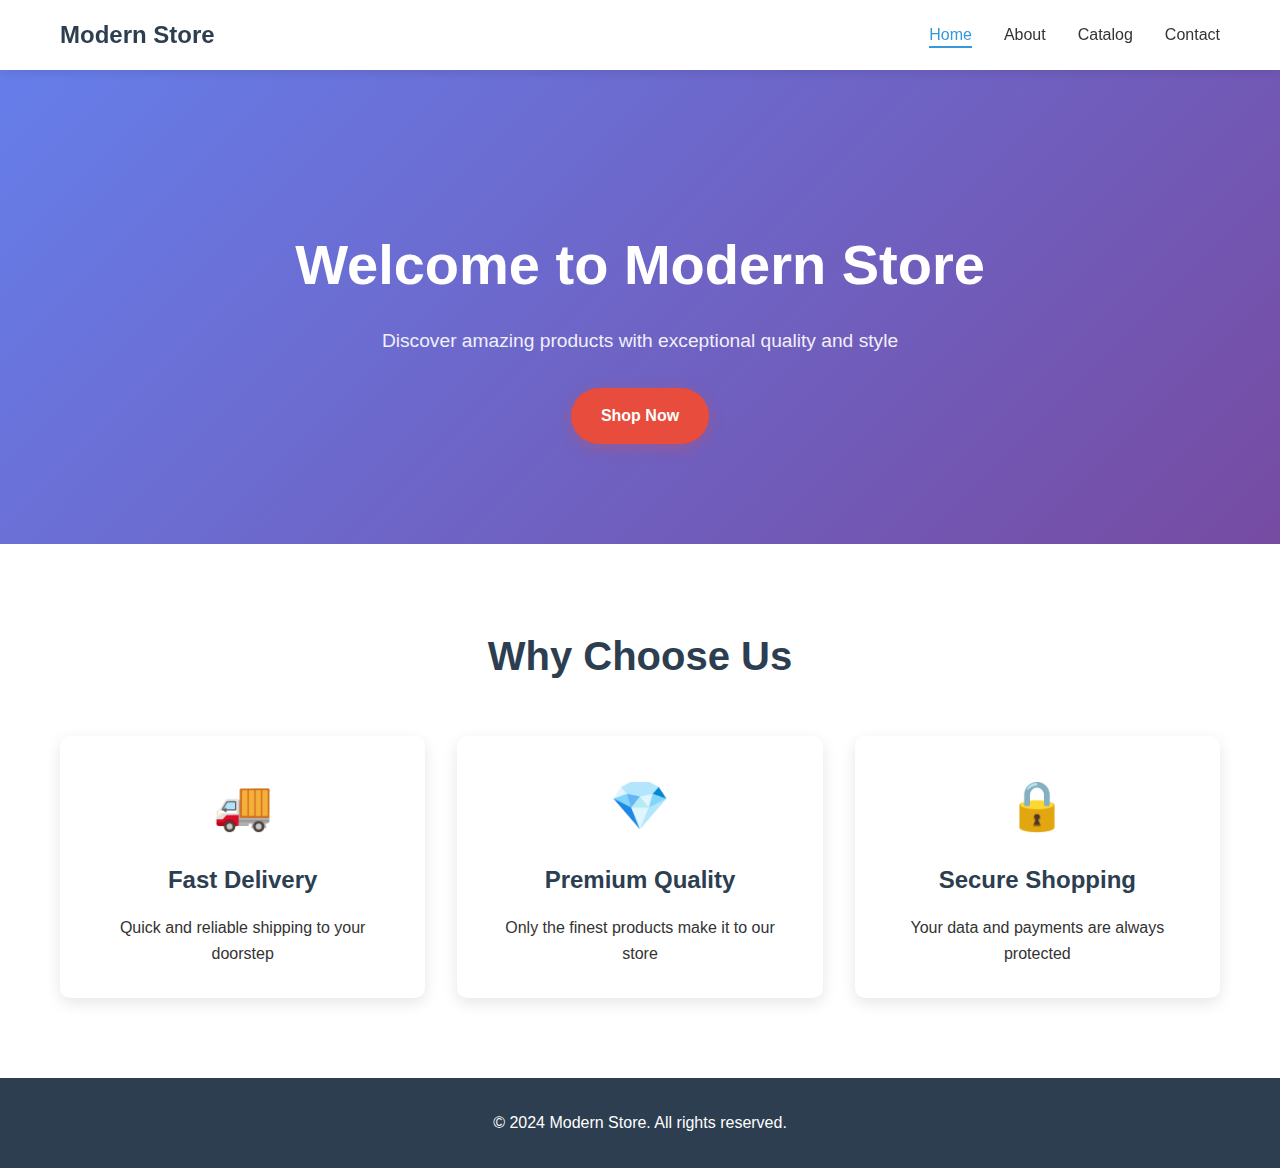
<file: index.html>
<!DOCTYPE html>
<html lang="en">
<head>
    <meta charset="UTF-8">
    <meta name="viewport" content="width=device-width, initial-scale=1.0">
    <title>Home - Modern Store</title>
    <link rel="stylesheet" href="styles.css">
</head>
<body>
    <header>
        <nav class="navbar">
            <div class="nav-container">
                <div class="logo">
                    <h2>Modern Store</h2>
                </div>
                <ul class="nav-menu">
                    <li class="nav-item">
                        <a href="index.html" class="nav-link active">Home</a>
                    </li>
                    <li class="nav-item">
                        <a href="about.html" class="nav-link">About</a>
                    </li>
                    <li class="nav-item">
                        <a href="catalog.html" class="nav-link">Catalog</a>
                    </li>
                    <li class="nav-item">
                        <a href="contact.html" class="nav-link">Contact</a>
                    </li>
                </ul>
                <div class="hamburger">
                    <span class="bar"></span>
                    <span class="bar"></span>
                    <span class="bar"></span>
                </div>
            </div>
        </nav>
    </header>

    <main>
        <section class="hero">
            <div class="hero-content">
                <h1>Welcome to Modern Store</h1>
                <p>Discover amazing products with exceptional quality and style</p>
                <a href="catalog.html" class="cta-button">Shop Now</a>
            </div>
        </section>

        <section class="features">
            <div class="container">
                <h2>Why Choose Us</h2>
                <div class="features-grid">
                    <div class="feature-card">
                        <div class="feature-icon">🚚</div>
                        <h3>Fast Delivery</h3>
                        <p>Quick and reliable shipping to your doorstep</p>
                    </div>
                    <div class="feature-card">
                        <div class="feature-icon">💎</div>
                        <h3>Premium Quality</h3>
                        <p>Only the finest products make it to our store</p>
                    </div>
                    <div class="feature-card">
                        <div class="feature-icon">🔒</div>
                        <h3>Secure Shopping</h3>
                        <p>Your data and payments are always protected</p>
                    </div>
                </div>
            </div>
        </section>
    </main>

    <footer>
        <div class="container">
            <p>&copy; 2024 Modern Store. All rights reserved.</p>
        </div>
    </footer>

    <script src="script.js"></script>
</body>
</html>
</file>
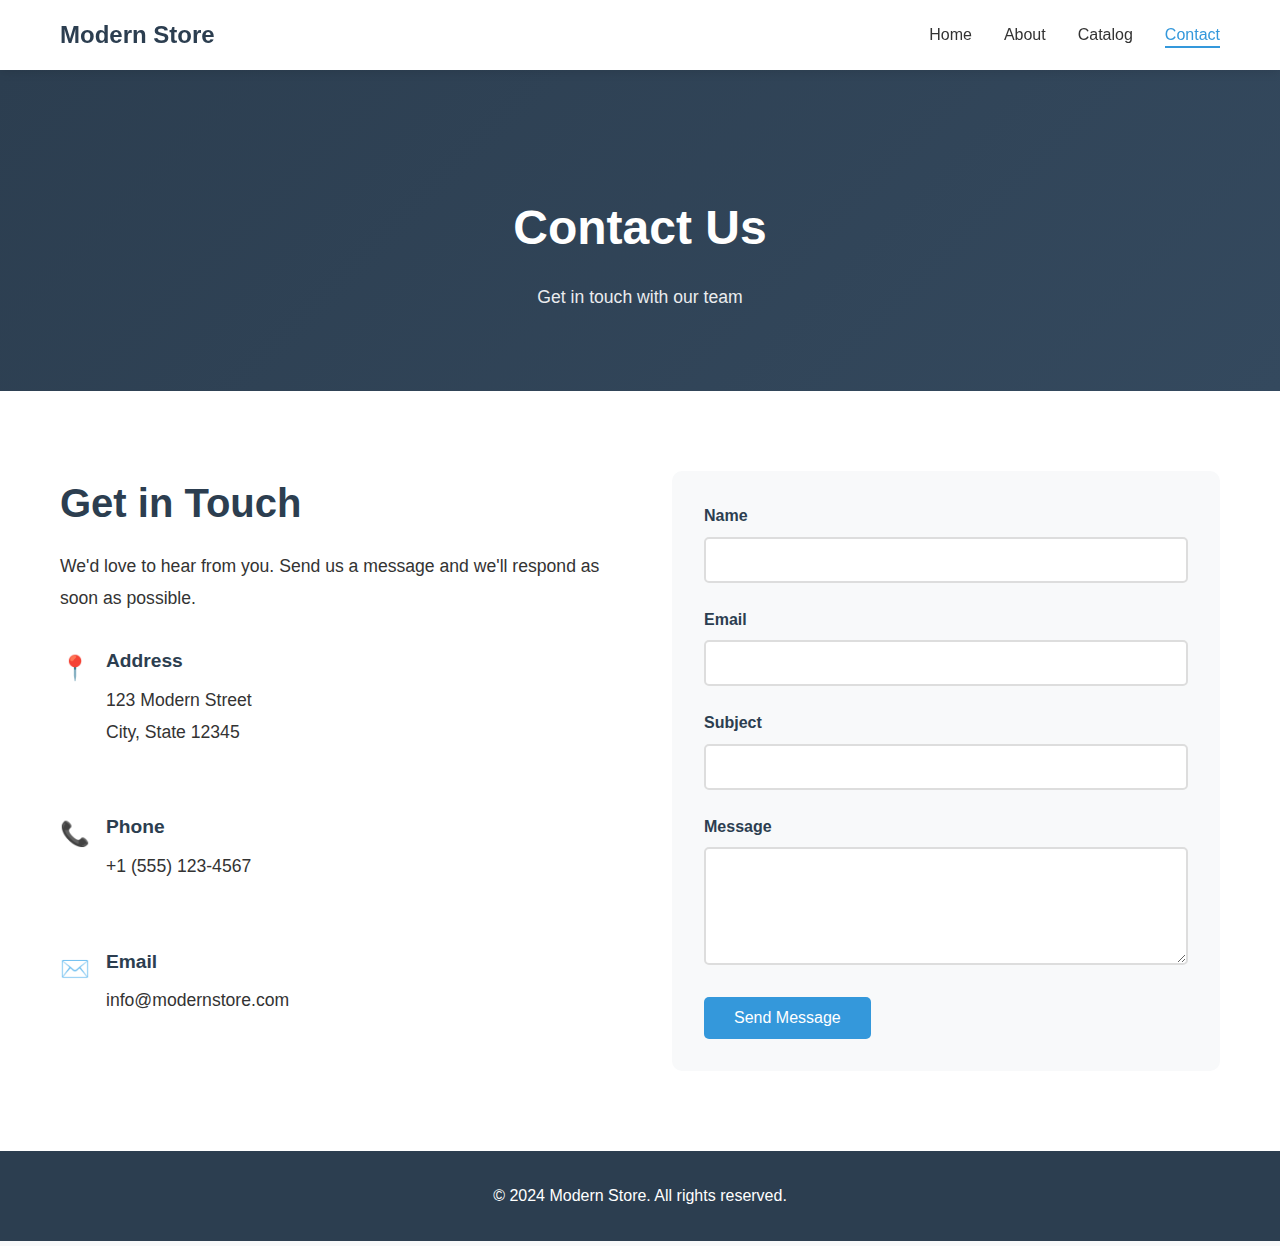
<file: contact.html>
<!DOCTYPE html>
<html lang="en">
<head>
    <meta charset="UTF-8">
    <meta name="viewport" content="width=device-width, initial-scale=1.0">
    <title>Contact - Modern Store</title>
    <link rel="stylesheet" href="styles.css">
</head>
<body>
    <header>
        <nav class="navbar">
            <div class="nav-container">
                <div class="logo">
                    <h2>Modern Store</h2>
                </div>
                <ul class="nav-menu">
                    <li class="nav-item">
                        <a href="index.html" class="nav-link">Home</a>
                    </li>
                    <li class="nav-item">
                        <a href="about.html" class="nav-link">About</a>
                    </li>
                    <li class="nav-item">
                        <a href="catalog.html" class="nav-link">Catalog</a>
                    </li>
                    <li class="nav-item">
                        <a href="contact.html" class="nav-link active">Contact</a>
                    </li>
                </ul>
                <div class="hamburger">
                    <span class="bar"></span>
                    <span class="bar"></span>
                    <span class="bar"></span>
                </div>
            </div>
        </nav>
    </header>

    <main>
        <section class="page-header">
            <div class="container">
                <h1>Contact Us</h1>
                <p>Get in touch with our team</p>
            </div>
        </section>

        <section class="contact-content">
            <div class="container">
                <div class="contact-grid">
                    <div class="contact-info">
                        <h2>Get in Touch</h2>
                        <p>We'd love to hear from you. Send us a message and we'll respond as soon as possible.</p>
                        
                        <div class="contact-details">
                            <div class="contact-item">
                                <div class="contact-icon">📍</div>
                                <div>
                                    <h3>Address</h3>
                                    <p>123 Modern Street<br>City, State 12345</p>
                                </div>
                            </div>
                            
                            <div class="contact-item">
                                <div class="contact-icon">📞</div>
                                <div>
                                    <h3>Phone</h3>
                                    <p>+1 (555) 123-4567</p>
                                </div>
                            </div>
                            
                            <div class="contact-item">
                                <div class="contact-icon">✉️</div>
                                <div>
                                    <h3>Email</h3>
                                    <p>info@modernstore.com</p>
                                </div>
                            </div>
                        </div>
                    </div>

                    <div class="contact-form">
                        <form>
                            <div class="form-group">
                                <label for="name">Name</label>
                                <input type="text" id="name" name="name" required>
                            </div>
                            
                            <div class="form-group">
                                <label for="email">Email</label>
                                <input type="email" id="email" name="email" required>
                            </div>
                            
                            <div class="form-group">
                                <label for="subject">Subject</label>
                                <input type="text" id="subject" name="subject" required>
                            </div>
                            
                            <div class="form-group">
                                <label for="message">Message</label>
                                <textarea id="message" name="message" rows="5" required></textarea>
                            </div>
                            
                            <button type="submit" class="submit-btn">Send Message</button>
                        </form>
                    </div>
                </div>
            </div>
        </section>
    </main>

    <footer>
        <div class="container">
            <p>&copy; 2024 Modern Store. All rights reserved.</p>
        </div>
    </footer>

    <script src="script.js"></script>
</body>
</html>
</file>
<file: styles.css>
/* Reset and Base Styles */
* {
  margin: 0;
  padding: 0;
  box-sizing: border-box;
}

body {
  font-family: "Segoe UI", Tahoma, Geneva, Verdana, sans-serif;
  line-height: 1.6;
  color: #333;
  background-color: #f8f9fa;
}

.container {
  max-width: 1200px;
  margin: 0 auto;
  padding: 0 20px;
}

/* Navigation Styles */
.navbar {
  background: #fff;
  box-shadow: 0 2px 10px rgba(0, 0, 0, 0.1);
  position: fixed;
  top: 0;
  width: 100%;
  z-index: 1000;
}

.nav-container {
  max-width: 1200px;
  margin: 0 auto;
  padding: 0 20px;
  display: flex;
  justify-content: space-between;
  align-items: center;
  height: 70px;
}

.logo h2 {
  color: #2c3e50;
  font-weight: 700;
}

.nav-menu {
  display: flex;
  list-style: none;
  gap: 2rem;
}

.nav-link {
  text-decoration: none;
  color: #333;
  font-weight: 500;
  transition: color 0.3s ease;
  position: relative;
}

.nav-link:hover,
.nav-link.active {
  color: #3498db;
}

.nav-link.active::after {
  content: "";
  position: absolute;
  bottom: -5px;
  left: 0;
  width: 100%;
  height: 2px;
  background: #3498db;
}

.hamburger {
  display: none;
  flex-direction: column;
  cursor: pointer;
}

.bar {
  width: 25px;
  height: 3px;
  background: #333;
  margin: 3px 0;
  transition: 0.3s;
}

/* Hero Section */
.hero {
  background: linear-gradient(135deg, #667eea 0%, #764ba2 100%);
  color: white;
  padding: 150px 0 100px;
  text-align: center;
  margin-top: 70px;
}

.hero-content h1 {
  font-size: 3.5rem;
  margin-bottom: 1rem;
  font-weight: 700;
}

.hero-content p {
  font-size: 1.2rem;
  margin-bottom: 2rem;
  opacity: 0.9;
}

.cta-button {
  display: inline-block;
  background: #e74c3c;
  color: white;
  padding: 15px 30px;
  text-decoration: none;
  border-radius: 50px;
  font-weight: 600;
  transition: all 0.3s ease;
  box-shadow: 0 4px 15px rgba(231, 76, 60, 0.3);
}

.cta-button:hover {
  background: #c0392b;
  transform: translateY(-2px);
  box-shadow: 0 6px 20px rgba(231, 76, 60, 0.4);
}

/* Page Header */
.page-header {
  background: linear-gradient(135deg, #2c3e50 0%, #34495e 100%);
  color: white;
  padding: 120px 0 80px;
  text-align: center;
  margin-top: 70px;
}

.page-header h1 {
  font-size: 3rem;
  margin-bottom: 1rem;
}

.page-header p {
  font-size: 1.1rem;
  opacity: 0.9;
}

/* Features Section */
.features {
  padding: 80px 0;
  background: white;
}

.features h2 {
  text-align: center;
  font-size: 2.5rem;
  margin-bottom: 3rem;
  color: #2c3e50;
}

.features-grid {
  display: grid;
  grid-template-columns: repeat(auto-fit, minmax(300px, 1fr));
  gap: 2rem;
}

.feature-card {
  text-align: center;
  padding: 2rem;
  border-radius: 10px;
  box-shadow: 0 5px 15px rgba(0, 0, 0, 0.1);
  transition: transform 0.3s ease;
  background: white;
}

.feature-card:hover {
  transform: translateY(-5px);
}

.feature-icon {
  font-size: 3rem;
  margin-bottom: 1rem;
}

.feature-card h3 {
  font-size: 1.5rem;
  margin-bottom: 1rem;
  color: #2c3e50;
}

/* About Page Styles */
.about-content {
  padding: 80px 0;
  background: white;
}

.about-grid {
  display: grid;
  grid-template-columns: 1fr 1fr;
  gap: 4rem;
  align-items: center;
  margin-bottom: 4rem;
}

.about-text h2 {
  font-size: 2.5rem;
  margin-bottom: 1.5rem;
  color: #2c3e50;
}

.about-text h3 {
  font-size: 1.8rem;
  margin: 2rem 0 1rem;
  color: #3498db;
}

.about-text p {
  margin-bottom: 1rem;
  font-size: 1.1rem;
  line-height: 1.8;
}

.about-image img {
  width: 100%;
  border-radius: 10px;
  box-shadow: 0 10px 30px rgba(0, 0, 0, 0.1);
}

.team-section h2 {
  text-align: center;
  font-size: 2.5rem;
  margin-bottom: 3rem;
  color: #2c3e50;
}

.team-grid {
  display: grid;
  grid-template-columns: repeat(auto-fit, minmax(250px, 1fr));
  gap: 2rem;
}

.team-member {
  text-align: center;
  padding: 2rem;
  background: #f8f9fa;
  border-radius: 10px;
  transition: transform 0.3s ease;
}

.team-member:hover {
  transform: translateY(-5px);
}

.team-member img {
  width: 150px;
  height: 150px;
  border-radius: 50%;
  margin-bottom: 1rem;
  object-fit: cover;
}

.team-member h3 {
  font-size: 1.3rem;
  margin-bottom: 0.5rem;
  color: #2c3e50;
}

/* Catalog Styles */
.catalog-content {
  padding: 80px 0;
  background: white;
}

.filter-bar {
  display: flex;
  gap: 1rem;
  margin-bottom: 3rem;
  justify-content: center;
}

.filter-select,
.sort-select {
  padding: 10px 15px;
  border: 2px solid #ddd;
  border-radius: 5px;
  font-size: 1rem;
  background: white;
}

.products-grid {
  display: grid;
  grid-template-columns: repeat(auto-fit, minmax(300px, 1fr));
  gap: 2rem;
}

.product-card {
  background: white;
  border-radius: 10px;
  overflow: hidden;
  box-shadow: 0 5px 15px rgba(0, 0, 0, 0.1);
  transition: transform 0.3s ease;
}

.product-card:hover {
  transform: translateY(-5px);
}

.product-card img {
  width: 100%;
  height: 250px;
  object-fit: cover;
}

.product-info {
  padding: 1.5rem;
}

.product-info h3 {
  font-size: 1.3rem;
  margin-bottom: 0.5rem;
  color: #2c3e50;
}

.product-price {
  font-size: 1.5rem;
  font-weight: 700;
  color: #e74c3c;
  margin-bottom: 0.5rem;
}

.product-description {
  color: #666;
  margin-bottom: 1rem;
  line-height: 1.6;
}

.product-link {
  display: inline-block;
  background: #3498db;
  color: white;
  padding: 10px 20px;
  text-decoration: none;
  border-radius: 5px;
  transition: background 0.3s ease;
}

.product-link:hover {
  background: #2980b9;
}

/* Contact Page Styles */
.contact-content {
  padding: 80px 0;
  background: white;
}

.contact-grid {
  display: grid;
  grid-template-columns: 1fr 1fr;
  gap: 4rem;
}

.contact-info h2 {
  font-size: 2.5rem;
  margin-bottom: 1rem;
  color: #2c3e50;
}

.contact-info p {
  font-size: 1.1rem;
  margin-bottom: 2rem;
  line-height: 1.8;
}

.contact-details {
  display: flex;
  flex-direction: column;
  gap: 2rem;
}

.contact-item {
  display: flex;
  align-items: flex-start;
  gap: 1rem;
}

.contact-icon {
  font-size: 1.5rem;
  margin-top: 0.2rem;
}

.contact-item h3 {
  font-size: 1.2rem;
  margin-bottom: 0.5rem;
  color: #2c3e50;
}

.contact-form {
  background: #f8f9fa;
  padding: 2rem;
  border-radius: 10px;
}

.form-group {
  margin-bottom: 1.5rem;
}

.form-group label {
  display: block;
  margin-bottom: 0.5rem;
  font-weight: 600;
  color: #2c3e50;
}

.form-group input,
.form-group textarea {
  width: 100%;
  padding: 12px;
  border: 2px solid #ddd;
  border-radius: 5px;
  font-size: 1rem;
  transition: border-color 0.3s ease;
}

.form-group input:focus,
.form-group textarea:focus {
  outline: none;
  border-color: #3498db;
}

.submit-btn {
  background: #3498db;
  color: white;
  padding: 12px 30px;
  border: none;
  border-radius: 5px;
  font-size: 1rem;
  cursor: pointer;
  transition: background 0.3s ease;
}

.submit-btn:hover {
  background: #2980b9;
}

/* Product Details Styles */
.breadcrumb {
  background: #f8f9fa;
  padding: 20px 0;
  margin-top: 70px;
}

.breadcrumb a {
  color: #3498db;
  text-decoration: none;
}

.breadcrumb a:hover {
  text-decoration: underline;
}

.product-details {
  padding: 40px 0 80px;
  background: white;
}

.product-detail-grid {
  display: grid;
  grid-template-columns: 1fr 1fr;
  gap: 4rem;
  margin-bottom: 4rem;
}

.product-images {
  display: flex;
  flex-direction: column;
  gap: 1rem;
}

.main-image img {
  width: 100%;
  border-radius: 10px;
  box-shadow: 0 10px 30px rgba(0, 0, 0, 0.1);
}

.thumbnail-images {
  display: flex;
  gap: 1rem;
}

.thumbnail {
  width: 80px;
  height: 80px;
  border-radius: 5px;
  cursor: pointer;
  opacity: 0.7;
  transition: opacity 0.3s ease;
  border: 2px solid transparent;
}

.thumbnail.active,
.thumbnail:hover {
  opacity: 1;
  border-color: #3498db;
}

.product-info-detail h1 {
  font-size: 2.5rem;
  margin-bottom: 1rem;
  color: #2c3e50;
}

.rating {
  display: flex;
  align-items: center;
  gap: 1rem;
  margin-bottom: 1rem;
}

.stars {
  color: #f39c12;
  font-size: 1.2rem;
}

.rating-text {
  color: #666;
}

.price {
  font-size: 2rem;
  font-weight: 700;
  color: #e74c3c;
  margin-bottom: 2rem;
}

.product-description,
.product-features {
  margin-bottom: 2rem;
}

.product-description h3,
.product-features h3 {
  font-size: 1.3rem;
  margin-bottom: 1rem;
  color: #2c3e50;
}

.product-features ul {
  list-style: none;
  padding-left: 0;
}

.product-features li {
  padding: 0.5rem 0;
  border-bottom: 1px solid #eee;
  position: relative;
  padding-left: 1.5rem;
}

.product-features li::before {
  content: "✓";
  position: absolute;
  left: 0;
  color: #27ae60;
  font-weight: bold;
}

.product-options {
  display: flex;
  gap: 2rem;
  margin-bottom: 2rem;
}

.option-group {
  display: flex;
  flex-direction: column;
  gap: 0.5rem;
}

.option-group label {
  font-weight: 600;
  color: #2c3e50;
}

.option-group select,
.option-group input {
  padding: 10px;
  border: 2px solid #ddd;
  border-radius: 5px;
  font-size: 1rem;
}

.product-actions {
  display: flex;
  gap: 1rem;
}

.add-to-cart-btn,
.buy-now-btn {
  padding: 15px 30px;
  border: none;
  border-radius: 5px;
  font-size: 1rem;
  font-weight: 600;
  cursor: pointer;
  transition: all 0.3s ease;
}

.add-to-cart-btn {
  background: #3498db;
  color: white;
}

.add-to-cart-btn:hover {
  background: #2980b9;
}

.buy-now-btn {
  background: #e74c3c;
  color: white;
}

.buy-now-btn:hover {
  background: #c0392b;
}

/* Product Tabs */
.product-tabs {
  margin-top: 4rem;
}

.tab-buttons {
  display: flex;
  border-bottom: 2px solid #eee;
  margin-bottom: 2rem;
}

.tab-btn {
  background: none;
  border: none;
  padding: 15px 30px;
  font-size: 1rem;
  cursor: pointer;
  transition: all 0.3s ease;
  border-bottom: 2px solid transparent;
}

.tab-btn.active,
.tab-btn:hover {
  color: #3498db;
  border-bottom-color: #3498db;
}

.tab-pane {
  display: none;
}

.tab-pane.active {
  display: block;
}

.specs-table {
  width: 100%;
  border-collapse: collapse;
  margin-top: 1rem;
}

.specs-table td {
  padding: 12px;
  border-bottom: 1px solid #eee;
}

.specs-table td:first-child {
  font-weight: 600;
  color: #2c3e50;
  width: 200px;
}

.review {
  background: #f8f9fa;
  padding: 1.5rem;
  border-radius: 5px;
  margin-bottom: 1rem;
}

.review-header {
  display: flex;
  justify-content: space-between;
  align-items: center;
  margin-bottom: 0.5rem;
}

.reviewer-name {
  font-weight: 600;
  color: #2c3e50;
}

.review-rating {
  color: #f39c12;
}

/* Footer */
footer {
  background: #2c3e50;
  color: white;
  text-align: center;
  padding: 2rem 0;
  margin-top: auto;
}

/* Responsive Design */
@media (max-width: 768px) {
  .hamburger {
    display: flex;
  }

  .nav-menu {
    position: fixed;
    left: -100%;
    top: 70px;
    flex-direction: column;
    background-color: white;
    width: 100%;
    text-align: center;
    transition: 0.3s;
    box-shadow: 0 10px 27px rgba(0, 0, 0, 0.05);
    padding: 2rem 0;
  }

  .nav-menu.active {
    left: 0;
  }

  .hero-content h1 {
    font-size: 2.5rem;
  }

  .page-header h1 {
    font-size: 2rem;
  }

  .features-grid {
    grid-template-columns: 1fr;
  }

  .about-grid,
  .contact-grid,
  .product-detail-grid {
    grid-template-columns: 1fr;
    gap: 2rem;
  }

  .team-grid {
    grid-template-columns: repeat(auto-fit, minmax(200px, 1fr));
  }

  .products-grid {
    grid-template-columns: repeat(auto-fit, minmax(250px, 1fr));
  }

  .product-actions {
    flex-direction: column;
  }

  .product-options {
    flex-direction: column;
    gap: 1rem;
  }

  .tab-buttons {
    flex-wrap: wrap;
  }

  .filter-bar {
    flex-direction: column;
    align-items: center;
  }
}

@media (max-width: 480px) {
  .container {
    padding: 0 15px;
  }

  .hero-content h1 {
    font-size: 2rem;
  }

  .hero-content p {
    font-size: 1rem;
  }

  .cta-button {
    padding: 12px 25px;
    font-size: 0.9rem;
  }

  .products-grid {
    grid-template-columns: 1fr;
  }

  .thumbnail-images {
    justify-content: center;
  }
}
</file>
